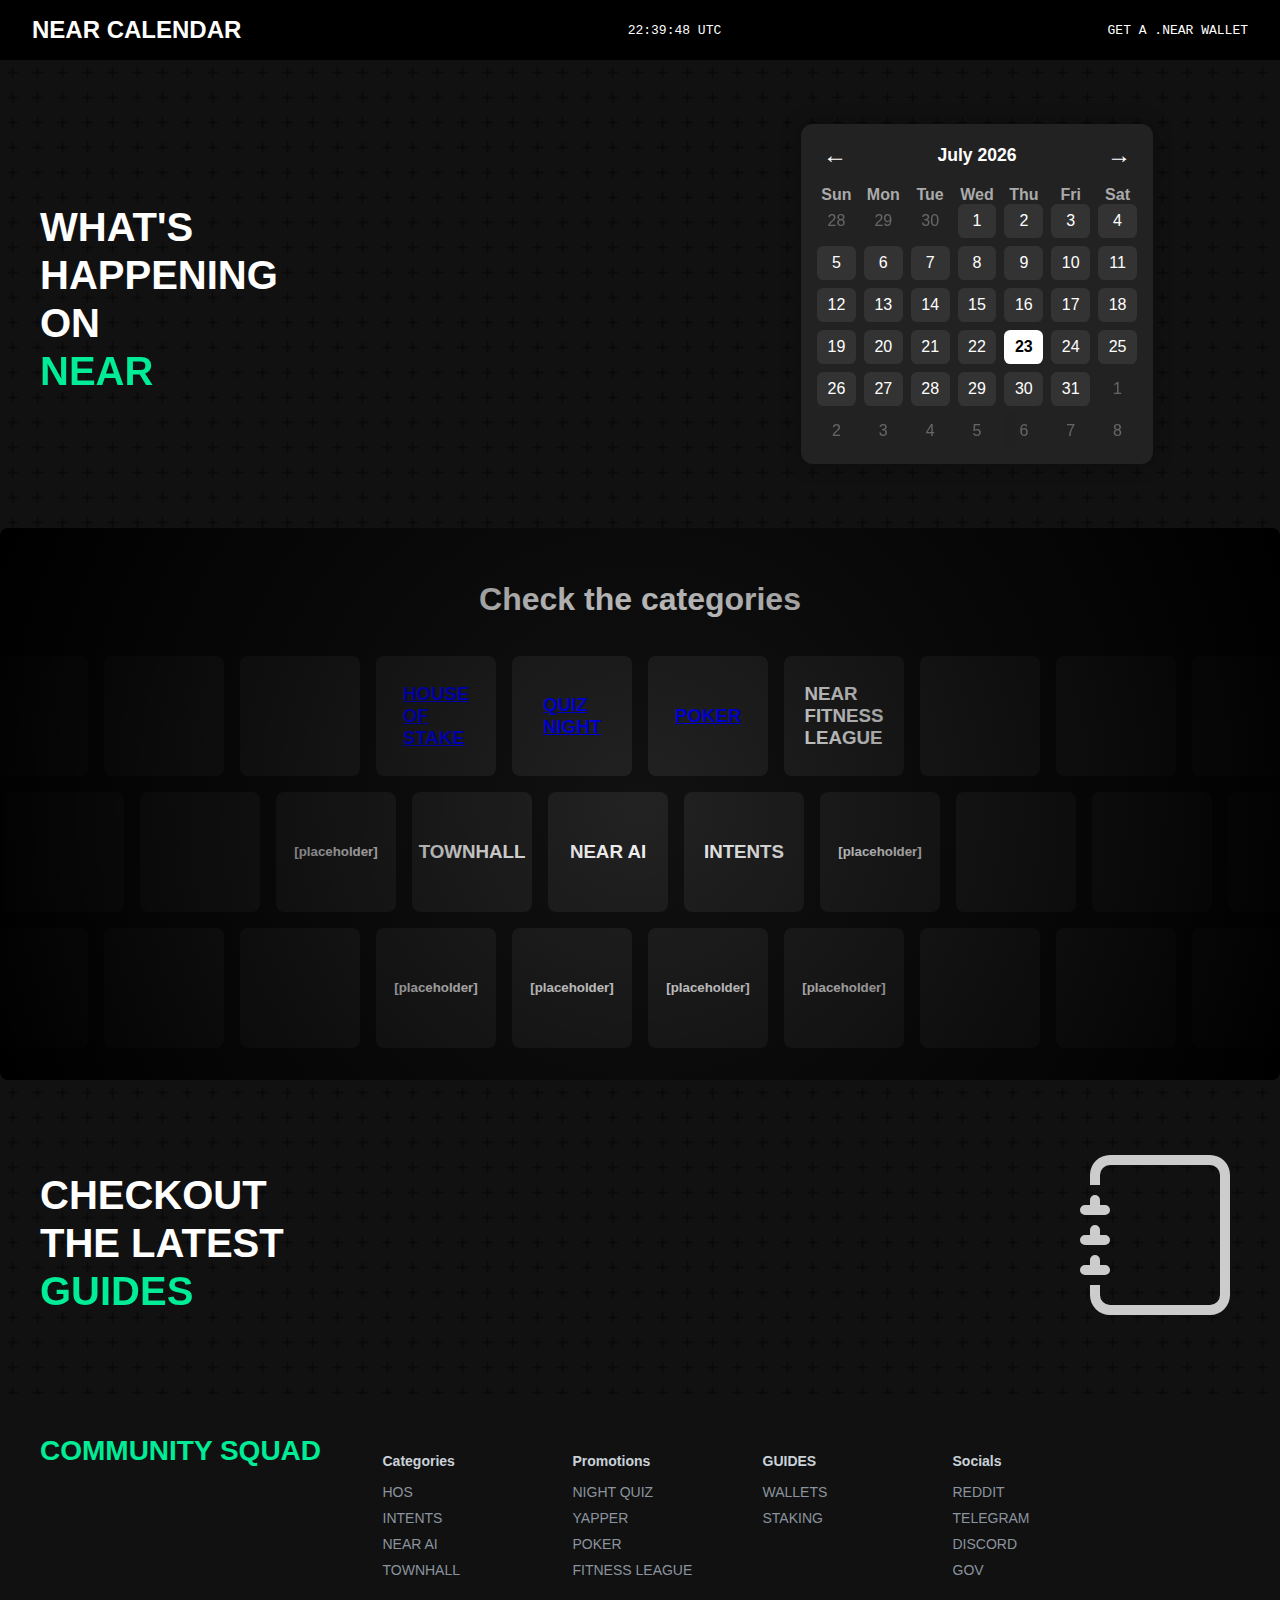
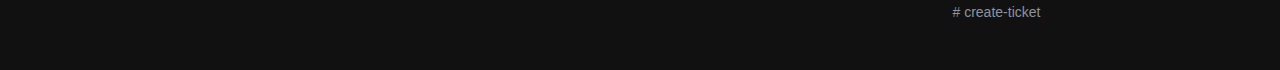
<file: index.html>
<!DOCTYPE html>
<html lang="en">
<head>
  <meta charset="UTF-8">
  <title>NEAR Community Squad</title>
  <link rel="stylesheet" href="assets/css.css">


    

</head>
<body>

  <!-- Header -->
  <header class="navbar">
    <div class="title">NEAR CALENDAR</div>
    <div class="utc-clock" id="utcClock">--:--:-- UTC</div>
    <div class="utc-clock">GET A .NEAR WALLET</div>
  </header>

  <!-- Hero Section -->
  <div class="hero-section">
    <div class="hero-content">
      <div class="hero-text">
        <h1>WHAT'S<br>HAPPENING<br>ON<br><span class="gradient-text">NEAR</span></h1>
      </div>
      <div class="calendar-wrapper">
        <div class="calendar">
          <div class="calendar-header">
            <button id="prev">&#8592;</button>
            <div id="month-year"></div>
            <button id="next">&#8594;</button>
          </div>
          <div class="calendar-days">
            <div>Sun</div><div>Mon</div><div>Tue</div><div>Wed</div><div>Thu</div><div>Fri</div><div>Sat</div>
          </div>
          <div class="calendar-dates" id="calendar-dates"></div>
        </div>
      </div>
    </div>
  </div>

  <!-- Grid of boxes -->
  <div class="grid grid-wrapper">
    <div><h1>Check the categories</h1></div>
    <div class="row">
      <div class="box"></div><div class="box"></div><div class="box"></div><div class="box"></div>
      <a href="houseofstake/index.html"><div class="box"><h3>HOUSE<br>OF<br>STAKE</h3></div></a>
      <a href="quiznight/index.html"><div class="box"><h3>QUIZ<br>NIGHT</h3></div></a>
      <a href="poker/index.html"><div class="box"><h3>POKER</h3></div></a>
      <div class="box"><h3>NEAR<br>FITNESS<br>LEAGUE</h3></div>
      <div class="box"></div><div class="box"></div><div class="box"></div><div class="box"></div>
    </div>
    <div class="row offset">
      <div class="box"></div><div class="box"></div><div class="box"></div>
      <div class="box"><h5>[placeholder]</h5></div>
      <div class="box"><h3>TOWNHALL</h3></div>
      <div class="box"><h3>NEAR AI</h3></div>
      <div class="box"><h3>INTENTS</h3></div>
      <div class="box"><h5>[placeholder]</h5></div>
      <div class="box"></div><div class="box"></div><div class="box"></div><div class="box"></div>
    </div>
    <div class="row">
      <div class="box"></div><div class="box"></div><div class="box"></div><div class="box"></div>
      <div class="box"><h5>[placeholder]</h5></div>
      <div class="box"><h5>[placeholder]</h5></div>
      <div class="box"><h5>[placeholder]</h5></div>
      <div class="box"><h5>[placeholder]</h5></div>
      <div class="box"></div><div class="box"></div><div class="box"></div><div class="box"></div>
    </div>
  </div>

  <div class="hero-section">
    <div class="hero-content">
      <div class="hero-text">
        <h1>CHECKOUT <br>THE LATEST<br><span class="gradient-text">GUIDES</span></h1>
      </div>
      <div>
        <span>
          <svg xmlns="http://www.w3.org/2000/svg" width="160" height="160" fill="#ccc" class="bi bi-journal" viewBox="0 0 16 16">
            <path d="M3 0h10a2 2 0 0 1 2 2v12a2 2 0 0 1-2 2H3a2 2 0 0 1-2-2v-1h1v1a1 1 0 0 0 1 1h10a1 1 0 0 0 1-1V2a1 1 0 0 0-1-1H3a1 1 0 0 0-1 1v1H1V2a2 2 0 0 1 2-2"/>
            <path d="M1 5v-.5a.5.5 0 0 1 1 0V5h.5a.5.5 0 0 1 0 1h-2a.5.5 0 0 1 0-1zm0 3v-.5a.5.5 0 0 1 1 0V8h.5a.5.5 0 0 1 0 1h-2a.5.5 0 0 1 0-1zm0 3v-.5a.5.5 0 0 1 1 0v.5h.5a.5.5 0 0 1 0 1h-2a.5.5 0 0 1 0-1z"/>
          </svg>
        </span>
      </div>
    </div>
  </div>

<footer class="footer">
  <div class="footer-container">
    <div class="footer-newsletter">
      <div class="footer-logo">COMMUNITY SQUAD</div>
      <p><strong></strong><br>
        
      </p>
    </div>

    <div class="footer-links">
      <div>
        <h4>Categories</h4>
        <ul>
          <li><a href="houseofstake/index.html">HOS</a></li>
          <li><a href="#">INTENTS</a></li>
          <li><a href="#">NEAR AI</a></li>
          <li><a href="#">TOWNHALL</a></li>
        </ul>
      </div>

      <div>
        <h4>Promotions</h4>
        <ul>
          <li><a href="quiznight/index.html">NIGHT QUIZ</a></li>
          <li><a href="#">YAPPER</a></li>
          <li><a href="poker/index.html">POKER</a></li>
          <li><a href="#">FITNESS LEAGUE</a></li>
        </ul>
      </div>

      <div>
        <h4>GUIDES</h4>
        <ul>
          <li><a href="#">WALLETS</a></li>
          <li><a href="#">STAKING</a></li>
        </ul>
      </div>

      <div>
        <h4>Socials</h4>
        <ul>
          <li><a href="#">REDDIT</a></li>
          <li><a href="#">TELEGRAM</a></li>
          <li><a href="#">DISCORD</a></li>
          <li><a href="#">GOV</a></li>
          <br>
          <li><a href="#"># create-ticket</a></li>
        </ul>
      </div>
    </div>
  </div>
</footer>

<script src="assets/js.js"></script>


</body>
</html>
</file>
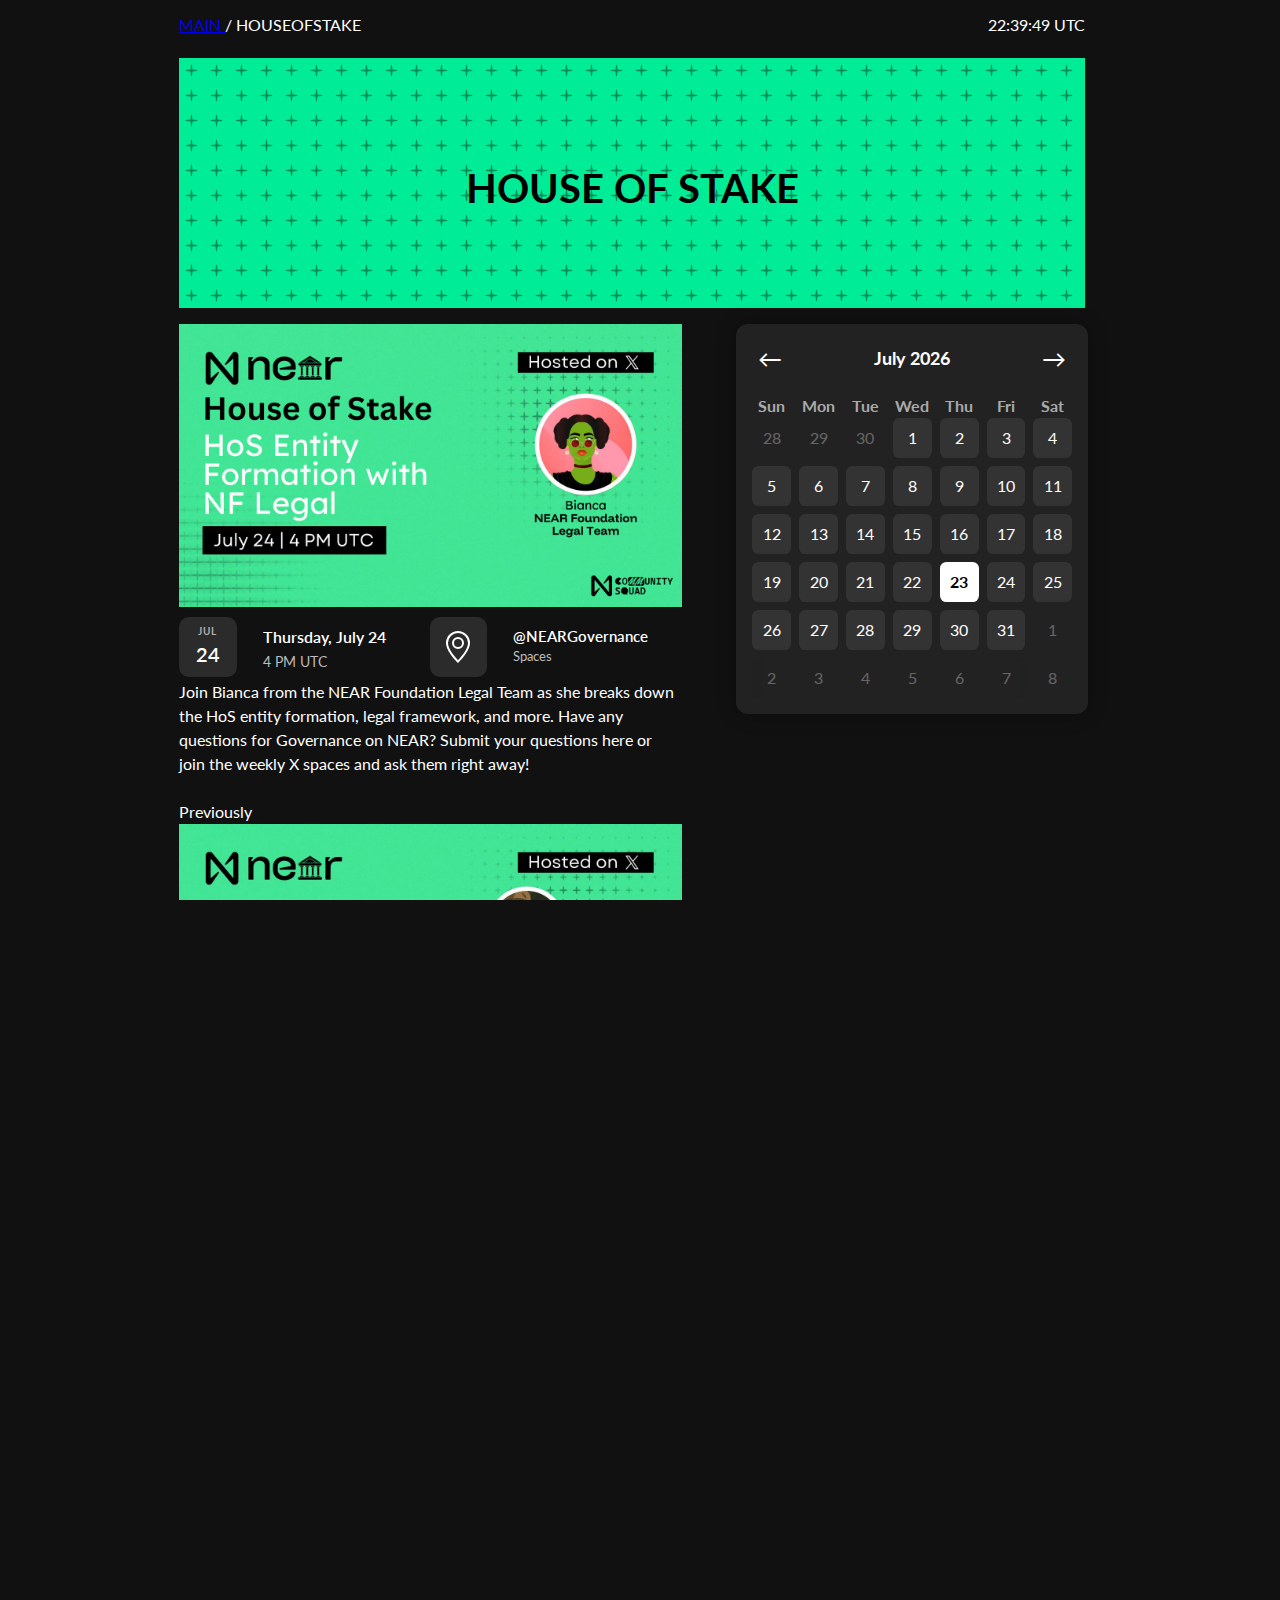
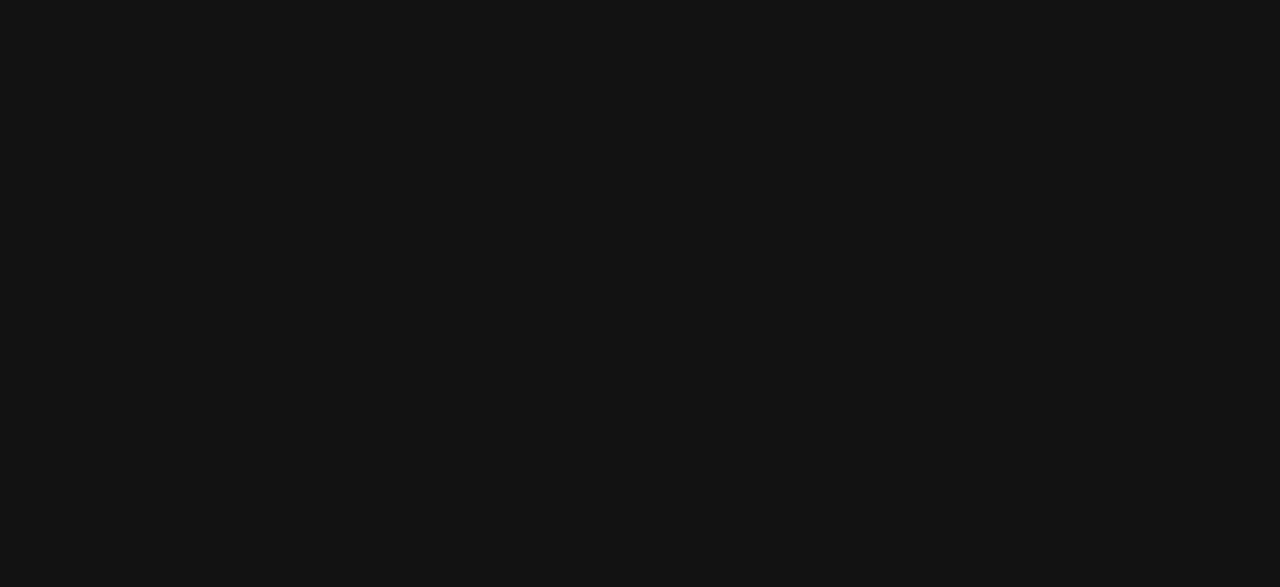
<file: houseofstake/index.html>
<!DOCTYPE html>
<html>
<head>
    <meta charset="utf-8">
    <meta name="viewport" content="width=device-width, initial-scale=1">
    <title>HOUSE OF STAKE</title>
    <link rel="stylesheet" href="../assets/css.css">
    <link rel="stylesheet" href="../assets/simple-grid.css">
</head>
<body>
<div class="container">
    <div class="row nav">
        <div class="col-6"><a href="../index.html">MAIN </a> / HOUSEOFSTAKE</div>
        <div class="col-6 right" id="utcClock">utc-clock</div>
    </div>
</div>

<div class="container">
    <div class="row">
        <h1 class="col-12 jumbo">HOUSE OF STAKE</h1> 
    </div>
</div>

<div class="container">
    <div class="row">
        <div class="col-7">

            <div class="category-image">
                <img src="../assets/img/hos24july.jpg">
            </div>

            <div class="row align-center event-card p-t-10">
                <div class="calendar-icon">
                    <div class="month">JUL</div>
                    <div class="day">24</div>
                </div>

                <div class="col-4 event-details">
                <div class="event-date">Thursday, July 24</div>
                <div class="event-time">4 PM UTC</div>
            </div>

            <div class="calendar-icon">
                <svg xmlns="http://www.w3.org/2000/svg" width="32" height="32" fill="currentColor" class="bi bi-geo-alt" viewBox="0 0 16 16"><path d="M12.166 8.94c-.524 1.062-1.234 2.12-1.96 3.07A32 32 0 0 1 8 14.58a32 32 0 0 1-2.206-2.57c-.726-.95-1.436-2.008-1.96-3.07C3.304 7.867 3 6.862 3 6a5 5 0 0 1 10 0c0 .862-.305 1.867-.834 2.94M8 16s6-5.686 6-10A6 6 0 0 0 2 6c0 4.314 6 10 6 10"/><path d="M8 8a2 2 0 1 1 0-4 2 2 0 0 1 0 4m0 1a3 3 0 1 0 0-6 3 3 0 0 0 0 6"/>
                </svg>
            </div>

            <div class="col-4 event-location row align-center">
                <div class="location-info">
                <div class="location-name">@NEARGovernance</div>
                <div class="location-address">Spaces</div>
              </div>
            </div>

            </div>

            <div>Join Bianca from the NEAR Foundation Legal Team as she breaks down the HoS entity formation, legal framework, and more.

Have any questions for Governance on NEAR? Submit your questions here or join the weekly X spaces and ask them right away!</div>

                <br>
                <span>Previously</span>
                <br>
            <div class="category-image">
                <img src="../assets/img/hos17july.jpg">
            </div>

            <div class="row align-center event-card p-t-10">
                <div class="calendar-icon">
                    <div class="month">JUL</div>
                    <div class="day">17</div>
                </div>

                <div class="col-4 event-details">
                <div class="event-date">Thursday, July 17</div>
                <div class="event-time">3:30 PM UTC</div>
            </div>

            <div class="calendar-icon">
                <svg xmlns="http://www.w3.org/2000/svg" width="32" height="32" fill="currentColor" class="bi bi-geo-alt" viewBox="0 0 16 16"><path d="M12.166 8.94c-.524 1.062-1.234 2.12-1.96 3.07A32 32 0 0 1 8 14.58a32 32 0 0 1-2.206-2.57c-.726-.95-1.436-2.008-1.96-3.07C3.304 7.867 3 6.862 3 6a5 5 0 0 1 10 0c0 .862-.305 1.867-.834 2.94M8 16s6-5.686 6-10A6 6 0 0 0 2 6c0 4.314 6 10 6 10"/><path d="M8 8a2 2 0 1 1 0-4 2 2 0 0 1 0 4m0 1a3 3 0 1 0 0-6 3 3 0 0 0 0 6"/>
                </svg>
            </div>

            <div class="col-4 event-location row align-center">
                <div class="location-info">
                <div class="location-name">Twitter/X </div>
                <div class="location-address">NEAR QUANT</div>
              </div>
            </div>

            </div>

            <div>Lorem ipsum dolor sit amet, consectetuer adipiscing elit. Aenean commodo ligula eget dolor. Aenean massa. Cum sociis natoque penatibus et magnis dis parturient montes, nascetur ridiculus mus. Donec quam</div>

            
            <div class="category-image">
                <img src="../assets/img/hos10july.jpg">
            </div>

            <div class="row align-center event-card p-t-10">
                <div class="calendar-icon">
                    <div class="month">JUL</div>
                    <div class="day">10</div>
                </div>

                <div class="col-4 event-details">
                <div class="event-date">Thursday, July 10</div>
                <div class="event-time">4 PM UTC</div>
            </div>

            <div class="calendar-icon">
                <svg xmlns="http://www.w3.org/2000/svg" width="32" height="32" fill="currentColor" class="bi bi-geo-alt" viewBox="0 0 16 16"><path d="M12.166 8.94c-.524 1.062-1.234 2.12-1.96 3.07A32 32 0 0 1 8 14.58a32 32 0 0 1-2.206-2.57c-.726-.95-1.436-2.008-1.96-3.07C3.304 7.867 3 6.862 3 6a5 5 0 0 1 10 0c0 .862-.305 1.867-.834 2.94M8 16s6-5.686 6-10A6 6 0 0 0 2 6c0 4.314 6 10 6 10"/><path d="M8 8a2 2 0 1 1 0-4 2 2 0 0 1 0 4m0 1a3 3 0 1 0 0-6 3 3 0 0 0 0 6"/>
                </svg>
            </div>

            <div class="col-4 event-location row align-center">
                <div class="location-info">
                <div class="location-name">Twitter/X </div>
                <div class="location-address">NEAR QUANT</div>
              </div>
            </div>

            </div>

            <div>Lorem ipsum dolor sit amet, consectetuer adipiscing elit. Aenean commodo ligula eget dolor. Aenean massa. Cum sociis natoque penatibus et magnis dis parturient montes, nascetur ridiculus mus. Donec quam</div>

            
            <div class="category-image">
                <img src="../assets/img/hos3july.jpg">
            </div>

            <div class="row align-center event-card p-t-10">
                <div class="calendar-icon">
                    <div class="month">JUL</div>
                    <div class="day">3</div>
                </div>

                <div class="col-4 event-details">
                <div class="event-date">Thursday, July 3</div>
                <div class="event-time">4 PM UTC</div>
            </div>

            <div class="calendar-icon">
                <svg xmlns="http://www.w3.org/2000/svg" width="32" height="32" fill="currentColor" class="bi bi-geo-alt" viewBox="0 0 16 16"><path d="M12.166 8.94c-.524 1.062-1.234 2.12-1.96 3.07A32 32 0 0 1 8 14.58a32 32 0 0 1-2.206-2.57c-.726-.95-1.436-2.008-1.96-3.07C3.304 7.867 3 6.862 3 6a5 5 0 0 1 10 0c0 .862-.305 1.867-.834 2.94M8 16s6-5.686 6-10A6 6 0 0 0 2 6c0 4.314 6 10 6 10"/><path d="M8 8a2 2 0 1 1 0-4 2 2 0 0 1 0 4m0 1a3 3 0 1 0 0-6 3 3 0 0 0 0 6"/>
                </svg>
            </div>

            <div class="col-4 event-location row align-center">
                <div class="location-info">
                <div class="location-name">Twitter/X </div>
                <div class="location-address">NEAR QUANT</div>
              </div>
            </div>

            </div>

            <div>Lorem ipsum dolor sit amet, consectetuer adipiscing elit. Aenean commodo ligula eget dolor. Aenean massa. Cum sociis natoque penatibus et magnis dis parturient montes, nascetur ridiculus mus. Donec quam</div>

                       
        </div>
        <div class="col-5">
          <!-- Calendar -->
            <div class="calendar">
              <div class="calendar-header">
                <button id="prev">&#8592;</button>
                <div id="month-year"></div>
                <button id="next">&#8594;</button>
              </div>
              <div class="calendar-days">
                <div>Sun</div><div>Mon</div><div>Tue</div><div>Wed</div><div>Thu</div><div>Fri</div><div>Sat</div>
              </div>
              <div class="calendar-dates" id="calendar-dates"></div>
            </div>
        </div>
        
      </div>

</div>








<script src="../assets/js.js"></script>

</body>
</html>
</file>
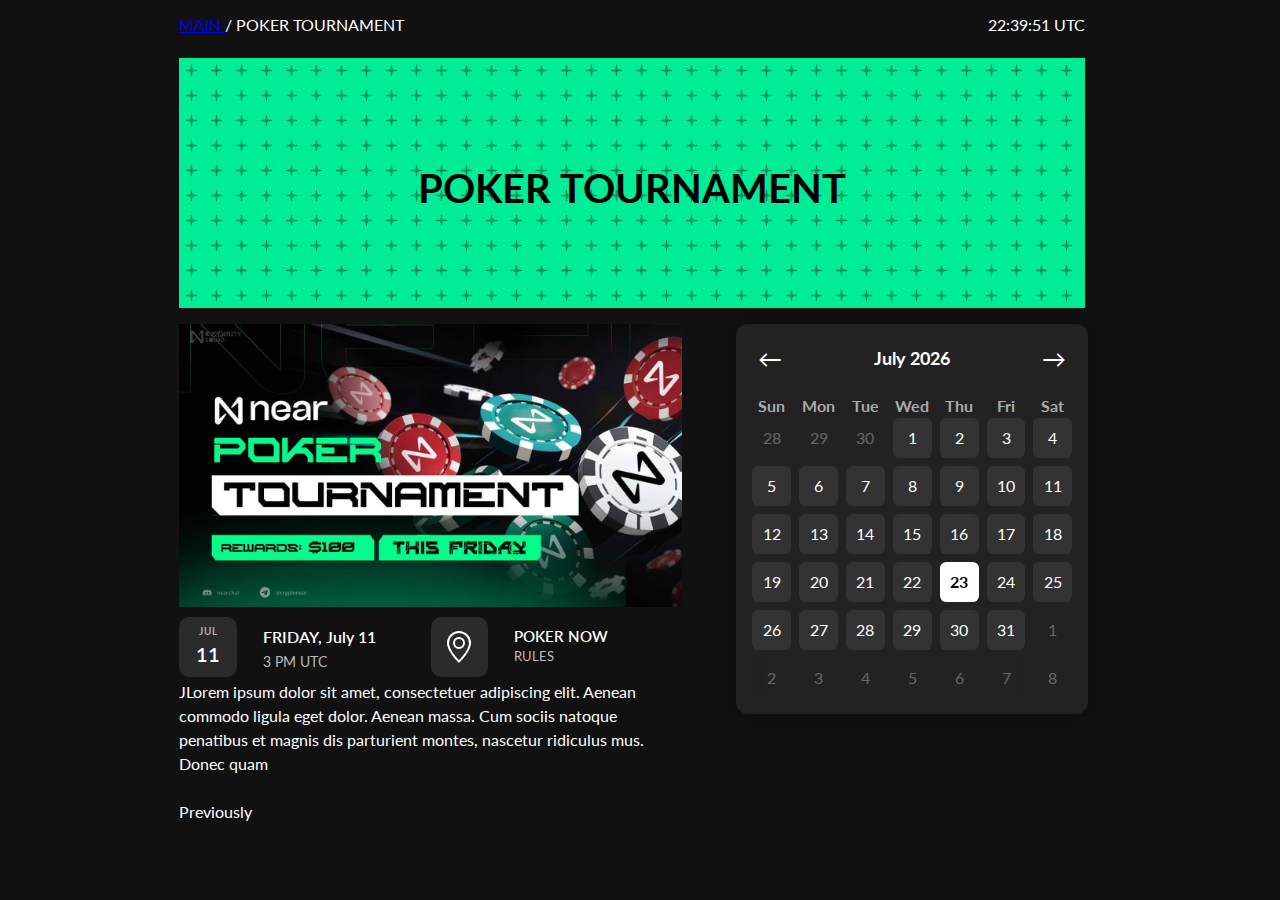
<file: poker/index.html>
<!DOCTYPE html>
<html>
<head>
    <meta charset="utf-8">
    <meta name="viewport" content="width=device-width, initial-scale=1">
    <title>POKER</title>
    <link rel="stylesheet" href="../assets/css.css">
    <link rel="stylesheet" href="../assets/simple-grid.css">
</head>
<body>
<div class="container">
    <div class="row nav">
        <div class="col-6"><a href="../index.html">MAIN </a> / POKER TOURNAMENT</div>
        <div class="col-6 right" id="utcClock">utc-clock</div>
    </div>
</div>

<div class="container">
    <div class="row">
        <h1 class="col-12 jumbo">POKER TOURNAMENT</h1> 
    </div>
</div>

<div class="container">
    <div class="row">
        <div class="col-7">

            <div class="category-image">
                <img src="../assets/img/poker11july.jpg">
            </div>

            <div class="row align-center event-card p-t-10">
                <div class="calendar-icon">
                    <div class="month">JUL</div>
                    <div class="day">11</div>
                </div>

                <div class="col-4 event-details">
                <div class="event-date">FRIDAY, July 11</div>
                <div class="event-time">3 PM UTC</div>
            </div>

            <div class="calendar-icon">
                <svg xmlns="http://www.w3.org/2000/svg" width="32" height="32" fill="currentColor" class="bi bi-geo-alt" viewBox="0 0 16 16"><path d="M12.166 8.94c-.524 1.062-1.234 2.12-1.96 3.07A32 32 0 0 1 8 14.58a32 32 0 0 1-2.206-2.57c-.726-.95-1.436-2.008-1.96-3.07C3.304 7.867 3 6.862 3 6a5 5 0 0 1 10 0c0 .862-.305 1.867-.834 2.94M8 16s6-5.686 6-10A6 6 0 0 0 2 6c0 4.314 6 10 6 10"/><path d="M8 8a2 2 0 1 1 0-4 2 2 0 0 1 0 4m0 1a3 3 0 1 0 0-6 3 3 0 0 0 0 6"/>
                </svg>
            </div>

            <div class="col-4 event-location row align-center">
                <div class="location-info">
                <div class="location-name">POKER NOW</div>
                <div class="location-address">RULES</div>
              </div>
            </div>

            </div>

            <div>JLorem ipsum dolor sit amet, consectetuer adipiscing elit. Aenean commodo ligula eget dolor. Aenean massa. Cum sociis natoque penatibus et magnis dis parturient montes, nascetur ridiculus mus. Donec quam</div>

                <br>
                <span>Previously</span>
                <br>

                       
        </div>
        <div class="col-5">
          <!-- Calendar -->
            <div class="calendar">
              <div class="calendar-header">
                <button id="prev">&#8592;</button>
                <div id="month-year"></div>
                <button id="next">&#8594;</button>
              </div>
              <div class="calendar-days">
                <div>Sun</div><div>Mon</div><div>Tue</div><div>Wed</div><div>Thu</div><div>Fri</div><div>Sat</div>
              </div>
              <div class="calendar-dates" id="calendar-dates"></div>
            </div>
        </div>
        
      </div>

</div>








<script src="../assets/js.js"></script>

</body>
</html>
</file>
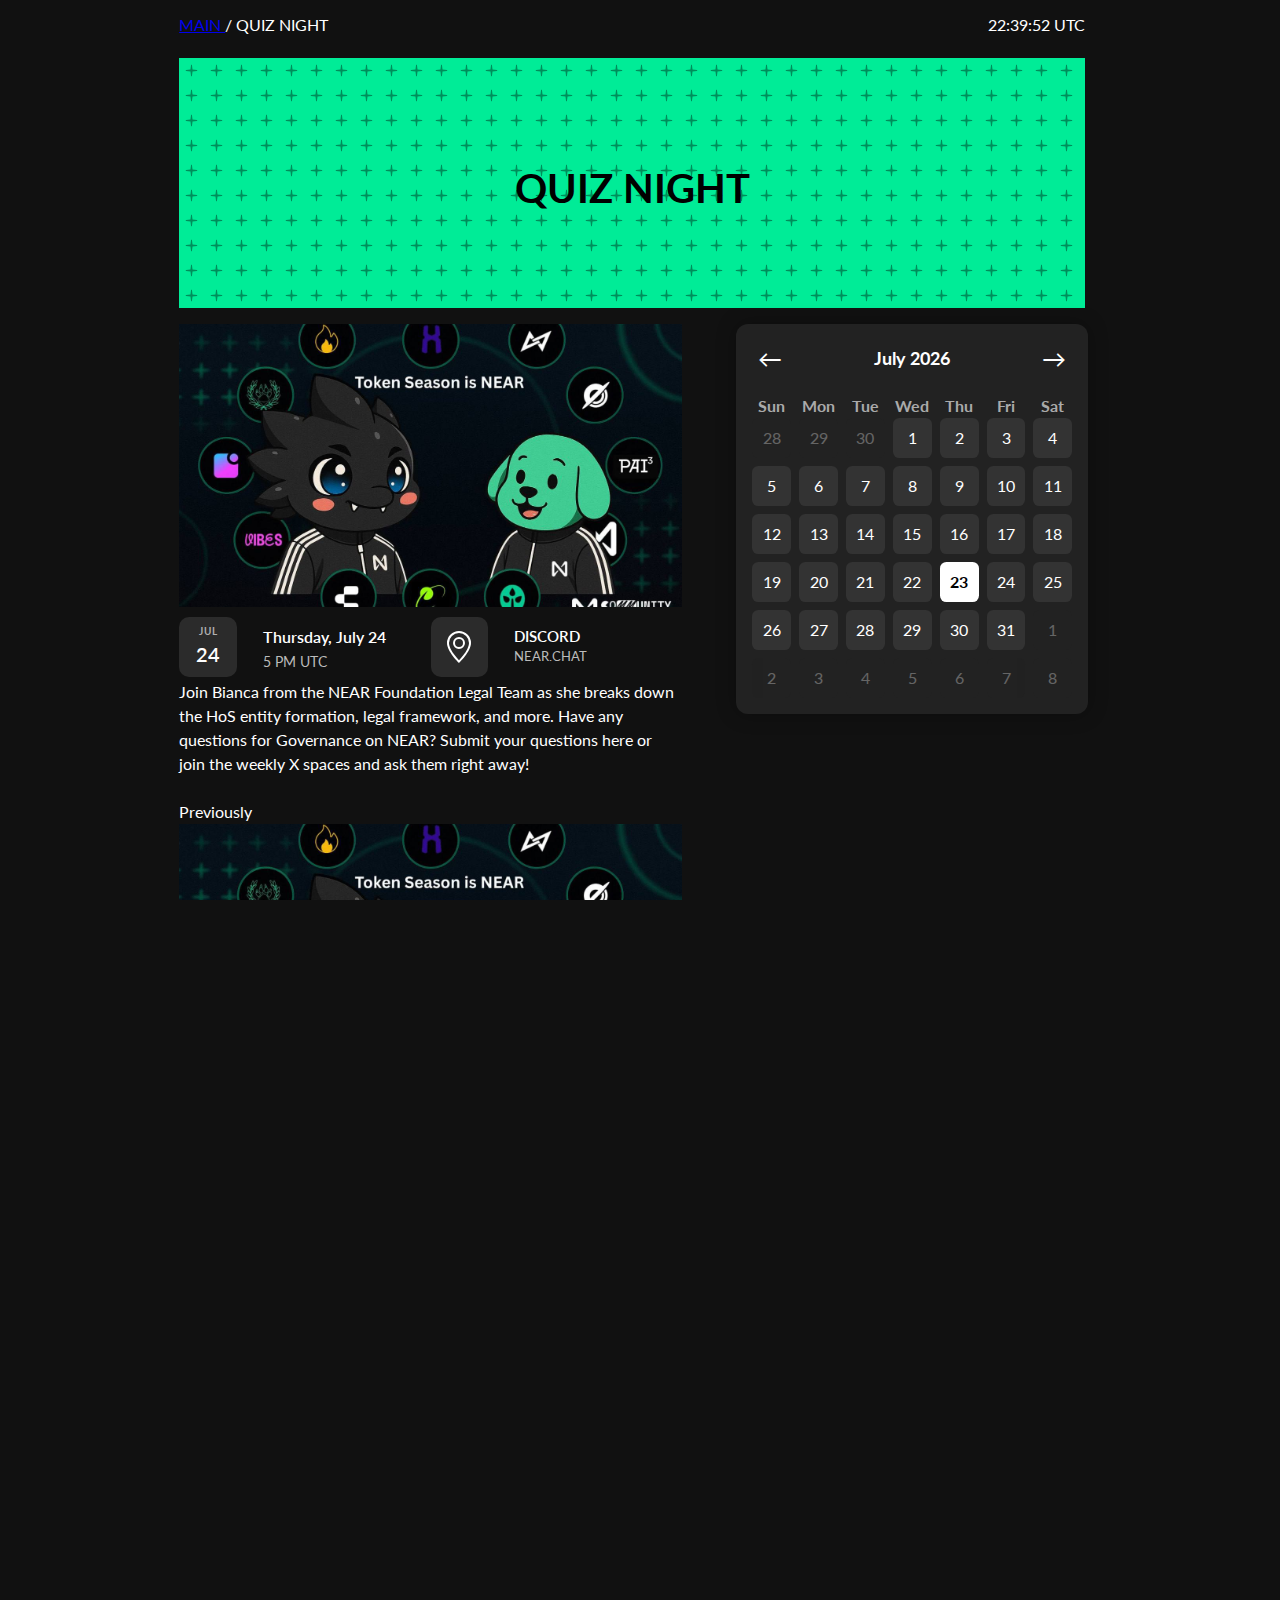
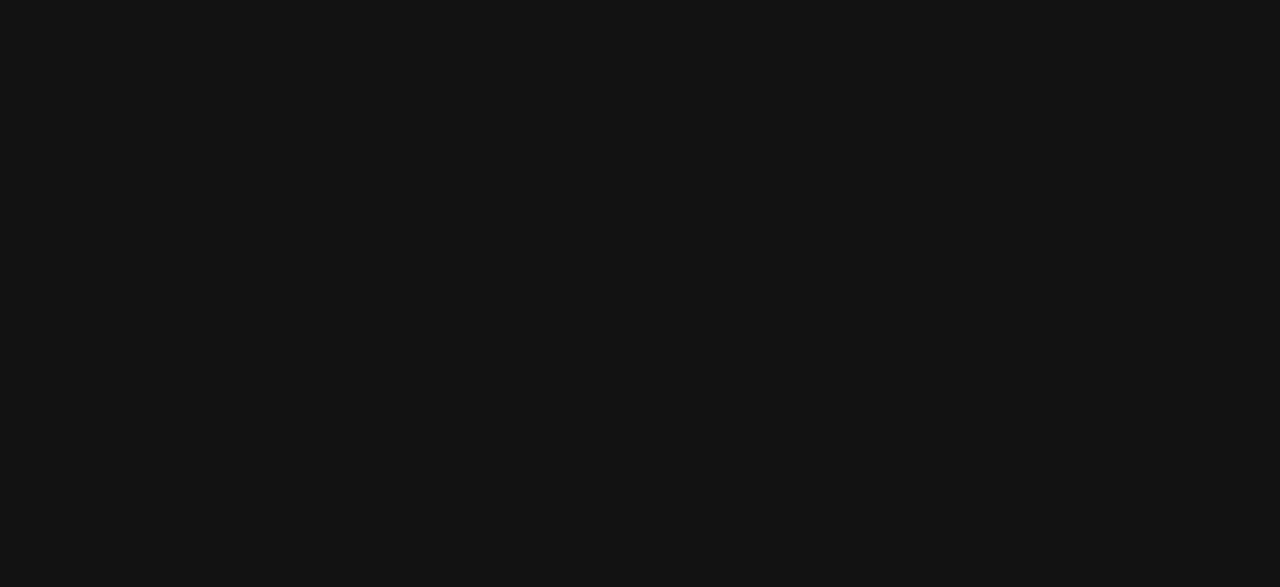
<file: quiznight/index.html>
<!DOCTYPE html>
<html>
<head>
    <meta charset="utf-8">
    <meta name="viewport" content="width=device-width, initial-scale=1">
    <title>HOUSE OF STAKE</title>
    <link rel="stylesheet" href="../assets/css.css">
    <link rel="stylesheet" href="../assets/simple-grid.css">
</head>
<body>
<div class="container">
    <div class="row nav">
        <div class="col-6"><a href="../index.html">MAIN </a> / QUIZ NIGHT</div>
        <div class="col-6 right" id="utcClock">utc-clock</div>
    </div>
</div>

<div class="container">
    <div class="row">
        <h1 class="col-12 jumbo">QUIZ NIGHT</h1> 
    </div>
</div>

<div class="container">
    <div class="row">
        <div class="col-7">

            <div class="category-image">
                <img src="../assets/img/quiz17july.jpg">
            </div>

            <div class="row align-center event-card p-t-10">
                <div class="calendar-icon">
                    <div class="month">JUL</div>
                    <div class="day">24</div>
                </div>

                <div class="col-4 event-details">
                <div class="event-date">Thursday, July 24</div>
                <div class="event-time">5 PM UTC</div>
            </div>

            <div class="calendar-icon">
                <svg xmlns="http://www.w3.org/2000/svg" width="32" height="32" fill="currentColor" class="bi bi-geo-alt" viewBox="0 0 16 16"><path d="M12.166 8.94c-.524 1.062-1.234 2.12-1.96 3.07A32 32 0 0 1 8 14.58a32 32 0 0 1-2.206-2.57c-.726-.95-1.436-2.008-1.96-3.07C3.304 7.867 3 6.862 3 6a5 5 0 0 1 10 0c0 .862-.305 1.867-.834 2.94M8 16s6-5.686 6-10A6 6 0 0 0 2 6c0 4.314 6 10 6 10"/><path d="M8 8a2 2 0 1 1 0-4 2 2 0 0 1 0 4m0 1a3 3 0 1 0 0-6 3 3 0 0 0 0 6"/>
                </svg>
            </div>

            <div class="col-4 event-location row align-center">
                <div class="location-info">
                <div class="location-name">DISCORD</div>
                <div class="location-address">NEAR.CHAT</div>
              </div>
            </div>

            </div>

            <div>Join Bianca from the NEAR Foundation Legal Team as she breaks down the HoS entity formation, legal framework, and more.

Have any questions for Governance on NEAR? Submit your questions here or join the weekly X spaces and ask them right away!</div>

                <br>
                <span>Previously</span>
                <br>
            <div class="category-image">
                <img src="../assets/img/quiz17july.jpg">
            </div>

            <div class="row align-center event-card p-t-10">
                <div class="calendar-icon">
                    <div class="month">JUL</div>
                    <div class="day">17</div>
                </div>

                <div class="col-4 event-details">
                <div class="event-date">Thursday, July 17</div>
                <div class="event-time">5 PM UTC</div>
            </div>

            <div class="calendar-icon">
                <svg xmlns="http://www.w3.org/2000/svg" width="32" height="32" fill="currentColor" class="bi bi-geo-alt" viewBox="0 0 16 16"><path d="M12.166 8.94c-.524 1.062-1.234 2.12-1.96 3.07A32 32 0 0 1 8 14.58a32 32 0 0 1-2.206-2.57c-.726-.95-1.436-2.008-1.96-3.07C3.304 7.867 3 6.862 3 6a5 5 0 0 1 10 0c0 .862-.305 1.867-.834 2.94M8 16s6-5.686 6-10A6 6 0 0 0 2 6c0 4.314 6 10 6 10"/><path d="M8 8a2 2 0 1 1 0-4 2 2 0 0 1 0 4m0 1a3 3 0 1 0 0-6 3 3 0 0 0 0 6"/>
                </svg>
            </div>

            <div class="col-4 event-location row align-center">
                <div class="location-info">
                <div class="location-name">TELEGRAM</div>
                <div class="location-address">@cryptonear</div>
              </div>
            </div>

            </div>

            <div>Lorem ipsum dolor sit amet, consectetuer adipiscing elit. Aenean commodo ligula eget dolor. Aenean massa. Cum sociis natoque penatibus et magnis dis parturient montes, nascetur ridiculus mus. Donec quam</div>

            
            <div class="category-image">
                <img src="../assets/img/quiz10july.jpg">
            </div>

            <div class="row align-center event-card p-t-10">
                <div class="calendar-icon">
                    <div class="month">JUL</div>
                    <div class="day">10</div>
                </div>

                <div class="col-4 event-details">
                <div class="event-date">Thursday, July 10</div>
                <div class="event-time">5 PM UTC</div>
            </div>

            <div class="calendar-icon">
                <svg xmlns="http://www.w3.org/2000/svg" width="32" height="32" fill="currentColor" class="bi bi-geo-alt" viewBox="0 0 16 16"><path d="M12.166 8.94c-.524 1.062-1.234 2.12-1.96 3.07A32 32 0 0 1 8 14.58a32 32 0 0 1-2.206-2.57c-.726-.95-1.436-2.008-1.96-3.07C3.304 7.867 3 6.862 3 6a5 5 0 0 1 10 0c0 .862-.305 1.867-.834 2.94M8 16s6-5.686 6-10A6 6 0 0 0 2 6c0 4.314 6 10 6 10"/><path d="M8 8a2 2 0 1 1 0-4 2 2 0 0 1 0 4m0 1a3 3 0 1 0 0-6 3 3 0 0 0 0 6"/>
                </svg>
            </div>

            <div class="col-4 event-location row align-center">
                <div class="location-info">
                <div class="location-name">DISCORD</div>
                <div class="location-address">NEAR.CHAT</div>
              </div>
            </div>

            </div>

            <div>Lorem ipsum dolor sit amet, consectetuer adipiscing elit. Aenean commodo ligula eget dolor. Aenean massa. Cum sociis natoque penatibus et magnis dis parturient montes, nascetur ridiculus mus. Donec quam</div>

            
            <div class="category-image">
                <img src="../assets/img/quiz3july.jpg">
            </div>

            <div class="row align-center event-card p-t-10">
                <div class="calendar-icon">
                    <div class="month">JUL</div>
                    <div class="day">3</div>
                </div>

                <div class="col-4 event-details">
                <div class="event-date">Thursday, July 3</div>
                <div class="event-time">5 PM UTC</div>
            </div>

            <div class="calendar-icon">
                <svg xmlns="http://www.w3.org/2000/svg" width="32" height="32" fill="currentColor" class="bi bi-geo-alt" viewBox="0 0 16 16"><path d="M12.166 8.94c-.524 1.062-1.234 2.12-1.96 3.07A32 32 0 0 1 8 14.58a32 32 0 0 1-2.206-2.57c-.726-.95-1.436-2.008-1.96-3.07C3.304 7.867 3 6.862 3 6a5 5 0 0 1 10 0c0 .862-.305 1.867-.834 2.94M8 16s6-5.686 6-10A6 6 0 0 0 2 6c0 4.314 6 10 6 10"/><path d="M8 8a2 2 0 1 1 0-4 2 2 0 0 1 0 4m0 1a3 3 0 1 0 0-6 3 3 0 0 0 0 6"/>
                </svg>
            </div>

            <div class="col-4 event-location row align-center">
                <div class="location-info">
                <div class="location-name">TELEGRAM</div>
                <div class="location-address">@cryptonear</div>
              </div>
            </div>

            </div>

            <div>Lorem ipsum dolor sit amet, consectetuer adipiscing elit. Aenean commodo ligula eget dolor. Aenean massa. Cum sociis natoque penatibus et magnis dis parturient montes, nascetur ridiculus mus. Donec quam</div>

                       
        </div>
        <div class="col-5">
          <!-- Calendar -->
            <div class="calendar">
              <div class="calendar-header">
                <button id="prev">&#8592;</button>
                <div id="month-year"></div>
                <button id="next">&#8594;</button>
              </div>
              <div class="calendar-days">
                <div>Sun</div><div>Mon</div><div>Tue</div><div>Wed</div><div>Thu</div><div>Fri</div><div>Sat</div>
              </div>
              <div class="calendar-dates" id="calendar-dates"></div>
            </div>
        </div>
        
      </div>

</div>








<script src="../assets/js.js"></script>

</body>
</html>
</file>
<file: assets/simple-grid.css>
/**
*** SIMPLE GRID
*** (C) ZACH COLE 2016
**/

@import url(https://fonts.googleapis.com/css?family=Lato:400,300,300italic,400italic,700,700italic);

/* UNIVERSAL */

html,
body {
  height: 100%;
  width: 100%;
  margin: 0;
  padding: 0;
  left: 0;
  top: 0;
  font-size: 100%;
}

/* ROOT FONT STYLES */

* {
  font-family: 'Lato', Helvetica, sans-serif;
  line-height: 1.5;
}

/* TYPOGRAPHY */

h1 {
  font-size: 2.5rem;
}

h2 {
  font-size: 2rem;
}

h3 {
  font-size: 1.375rem;
}

h4 {
  font-size: 1.125rem;
}

h5 {
  font-size: 1rem;
}

h6 {
  font-size: 0.875rem;
}

p {
  font-size: 1.125rem;
  font-weight: 200;
  line-height: 1.8;
}

.font-light {
  font-weight: 300;
}

.font-regular {
  font-weight: 400;
}

.font-heavy {
  font-weight: 700;
}

/* POSITIONING */

.left {
  text-align: left;
}

.right {
  text-align: right;
}

.center {
  text-align: center;
  margin-left: auto;
  margin-right: auto;
}

.justify {
  text-align: justify;
}

/* ==== GRID SYSTEM ==== */

.container {
  width: 90%;
  margin-left: auto;
  margin-right: auto;
}

.row {
  position: relative;
  width: 100%;
}

.row [class^="col"] {
  float: left;
  margin: 0.5rem 2%;
  min-height: 0.125rem;
}

.col-1,
.col-2,
.col-3,
.col-4,
.col-5,
.col-6,
.col-7,
.col-8,
.col-9,
.col-10,
.col-11,
.col-12 {
  width: 96%;
}

.col-1-sm {
  width: 4.33%;
}

.col-2-sm {
  width: 12.66%;
}

.col-3-sm {
  width: 21%;
}

.col-4-sm {
  width: 29.33%;
}

.col-5-sm {
  width: 37.66%;
}

.col-6-sm {
  width: 46%;
}

.col-7-sm {
  width: 54.33%;
}

.col-8-sm {
  width: 62.66%;
}

.col-9-sm {
  width: 71%;
}

.col-10-sm {
  width: 79.33%;
}

.col-11-sm {
  width: 87.66%;
}

.col-12-sm {
  width: 96%;
}

.row::after {
	content: "";
	display: table;
	clear: both;
}

.hidden-sm {
  display: none;
}

@media only screen and (min-width: 33.75em) {  /* 540px */
  .container {
    width: 80%;
  }
}

@media only screen and (min-width: 45em) {  /* 720px */
  .col-1 {
    width: 4.33%;
  }

  .col-2 {
    width: 12.66%;
  }

  .col-3 {
    width: 21%;
  }

  .col-4 {
    width: 29.33%;
  }

  .col-5 {
    width: 37.66%;
  }

  .col-6 {
    width: 46%;
  }

  .col-7 {
    width: 54.33%;
  }

  .col-8 {
    width: 62.66%;
  }

  .col-9 {
    width: 71%;
  }

  .col-10 {
    width: 79.33%;
  }

  .col-11 {
    width: 87.66%;
  }

  .col-12 {
    width: 96%;
  }

  .hidden-sm {
    display: block;
  }
}

@media only screen and (min-width: 60em) { /* 960px */
  .container {
    width: 75%;
    max-width: 60rem;
  }
}
</file>
<file: assets/css.css>
/* General Reset */
body, html {
  margin: 0;
  background-color: #111;
  color: #fff;
  font-family: Arial, sans-serif;
  overflow-x: hidden;
}

/* Header / Navbar */
.navbar {
  display: flex;
  justify-content: space-between;
  align-items: center;
  padding: 1rem 2rem;
  background-color: #000;
}

.navbar .title {
  font-size: 1.5rem;
  font-weight: bold;
}

.navbar .utc-clock {
  font-family: monospace;
}

/* Grid Layout */
.grid {
  display: flex;
  flex-direction: column;
  gap: 1rem;
  padding: 2rem;
  align-items: center;
}

/* Rows */
.row {
  display: flex;
  gap: 1rem;
}

.row.offset {
  margin-left: 4.5rem;
}

/* Boxes */
.box {
  width: 120px;
  height: 120px;
  background-color: #222;
  border-radius: 0.5rem;
  display: flex;
  align-items: center;
  justify-content: center;
  transition: background 3s, box-shadow 1s;
  
}

.box:hover {
  background-color: #333;
  box-shadow: 0px 0px 20px 0px rgb(67 67 67 / 87%);
}

.box img {
  width: 80px;
  height: 80px;
  object-fit: contain;
}

/* Grid Overlay */
.grid-wrapper {
  position: relative;
}

.grid-wrapper::before {
  content: "";
  position: absolute;
  top: 0;
  left: 0;
  right: 0;
  bottom: 0;
  pointer-events: none;
  background: radial-gradient(circle, rgba(255, 255, 255, 0) 0%, rgba(0, 0, 0, 1) 100%);
  border-radius: 0.5rem;
  z-index: 10;
}

/* Hero Section */
.hero-section {
  padding: 4rem 2rem;
  background: radial-gradient(circle at top left, #181818, #111);
  display: flex;
  justify-content: center;
}

.hero-content {
  display: flex;
  align-items: center;
  flex-wrap: wrap;
  gap: 3rem;
  max-width: 1200px;
  width: 100%;
}

.hero-text {
  flex: 1 1 400px;
}

.hero-text h1 {
  font-size: 2.5rem;
  line-height: 1.2;
  margin-bottom: 1rem;
}

.gradient-text {
  background: linear-gradient(90deg, #00ec97);
  -webkit-background-clip: text;
  -webkit-text-fill-color: transparent;
}

.hero-text p {
  color: #ccc;
  font-size: 1rem;
  margin-bottom: 2rem;
}

.cta-button {
  background-color: #fff;
  color: #111;
  padding: 0.75rem 1.5rem;
  font-weight: bold;
  border: none;
  border-radius: 0.5rem;
  cursor: pointer;
  transition: background 0.3s;
}

.cta-button:hover {
  background-color: #eee;
}

/* Calendar Section */
.calendar-wrapper {
  flex: 1 1 300px;
  display: flex;
  justify-content: center;
}

.calendar {
  width: 100%;
  max-width: 320px;
  background-color: #222;
  border-radius: 0.75rem;
  padding: 1rem;
  color: #fff;
  font-family: sans-serif;
  box-shadow: 0 0 20px rgba(0,0,0,0.3);
}

.calendar-header {
  display: flex;
  justify-content: space-between;
  align-items: center;
  margin-bottom: 1rem;
}

.calendar-header button {
  background: none;
  border: none;
  color: #fff;
  font-size: 1.5rem;
  cursor: pointer;
  transition: color 0.3s;
}

.calendar-header button:hover {
  color: #00ec97;
}

#month-year {
  font-size: 1.1rem;
  font-weight: bold;
}

.calendar-days,
.calendar-dates {
  display: grid;
  grid-template-columns: repeat(7, 1fr);
  gap: 0.5rem;
  text-align: center;
}

.calendar-days div {
  font-weight: bold;
  color: #aaa;
}

.calendar-cell {
  position: relative;
  padding: 0.5rem 0;
  border-radius: 0.4rem;
  background-color: #333;
  transition: background 0.2s;
  cursor: pointer;
}

.calendar-cell:hover {
  background-color: #444;
}

.calendar-cell.today {
  background-color: #ffffff;
  color: #000;
  font-weight: bold;
}

.calendar-cell:focus-within {
  outline: none;
}

.calendar-cell.other-month {
  opacity: 0.3;
  background-color: #222;
  pointer-events: none;
}

.tooltip {
  position: absolute;
  bottom: 110%;
  left: 50%;
  transform: translateX(-50%);
  background: #000;
  color: #fff;
  padding: 0.5rem 1rem;
  border-radius: 5px;
  white-space: nowrap;
  opacity: 0;
  visibility: hidden;
  transition: opacity 0.3s;
  z-index: 10;
  pointer-events: none;
}

.tooltip a {
  color: #00ec97;
  text-decoration: none;
}

.calendar-cell:hover .tooltip,
.calendar-cell:focus-within .tooltip {
  opacity: 1;
  visibility: visible;
  pointer-events: auto;
}
@keyframes pulsateInset {
  0%, 100% {
    transform: scale(1);
  }
  50% {
    transform: scale(1.05);
    box-shadow: inset 0 0 12px #00ec97;
  }
}

.blinking {
  animation: pulsateInset 1.8s ease-in-out infinite;
}

.footer {
  color: #c9d1d9;
  padding: 40px 20px;
  font-family: 'Segoe UI', Tahoma, Geneva, Verdana, sans-serif;
  font-size: 14px;
}

.footer-container {
  max-width: 1200px;
  margin: 0 auto;
  display: flex;
  flex-wrap: wrap;
  gap: 40px;
}

.footer-newsletter {
  flex: 1 1 250px;
  min-width: 250px;
}

.footer-logo {
  font-size: 28px;
  font-weight: 700;
  color: #00ec97;
  margin-bottom: 15px;
}



.footer-links {
  flex: 3 1 700px;
  display: flex;
  gap: 40px;
  flex-wrap: wrap;
}

.footer-links div {
  min-width: 150px;
}

.footer-links h4 {
  font-weight: 600;
  color: #c9d1d9;
  margin-bottom: 15px;
}

.footer-links ul {
  list-style: none;
  padding: 0;
  margin: 0;
}

.footer-links ul li {
  margin-bottom: 10px;
}

.footer-links ul li a {
  color: #8b949e;
  text-decoration: none;
  transition: color 0.2s ease;
}

.footer-links ul li a:hover {
  color: #58a6ff;
  text-decoration: underline;
}

/* Responsive */
@media (max-width: 768px) {
  .footer-container {
    flex-direction: column;
  }
  .footer-links {
    flex-wrap: nowrap;
    flex-direction: column;
    gap: 30px;
  }
}

.banner-text{
    align-content: center;
    position: absolute;
    margin-left: 25%;
    color: #111;
}

.banner-pattern {
    position: relative;
    inset: 0;
    background-image: url([data-uri]);
    background-size: 40px 40px;
    background-repeat: repeat;
    width: 100%;
    height: 200px;
}


.category-image {
    aspect-ratio: 16 / 9;
    width: 100%; /* or a fixed width if desired */
    overflow: hidden;
    position: relative;
}

.category-image img {
    width: 100%;
    height: 100%;
    object-fit: cover; /* or use 'contain' if you don't want any cropping */
    display: block;
}

.right{
  text-align: right;
}

.nav{
  height: 50px;
  align-items: center;
}

.jumbo{
  height: 50px;
  align-items: center;
  background-color: #00ec97;
  color: #000;
  padding-top: 100px;
  padding-bottom: 100px;
  text-align: center;
  background-image: url("star-light.svg");

}

.hero-section{
    background-image: url("star-light.svg");
}

.calendar-icon {
  width: 60px;
  height: 60px;
  background-color: #2b2b2b;
  border-radius: 10px;
  display: flex;
  flex-direction: column;
  align-items: center;
  justify-content: center;
}

.calendar-icon .month {
  font-size: 10px;
  font-weight: bold;
  color: #b0b0b0;
  letter-spacing: 1px;
}

.calendar-icon .day {
  font-size: 20px;
  font-weight: 600;
  color: #ffffff;
}

.event-date {
  font-size: 16px;
  font-weight: 600;
}

.event-time {
  font-size: 14px;
  color: #bbbbbb;
  margin-top: 2px;
}

.event-location {
  gap: 8px;
  display: flex;
}

.location-icon {
  font-size: 18px;
  margin-right: 8px;
}

.location-name {
  font-weight: 600;
  font-size: 15px;
}

.external-link {
  font-size: 12px;
}

.location-address {
  font-size: 13px;
  color: #bbbbbb;
}

.p-t-10{
  padding-top: 10px;
}
</file>
